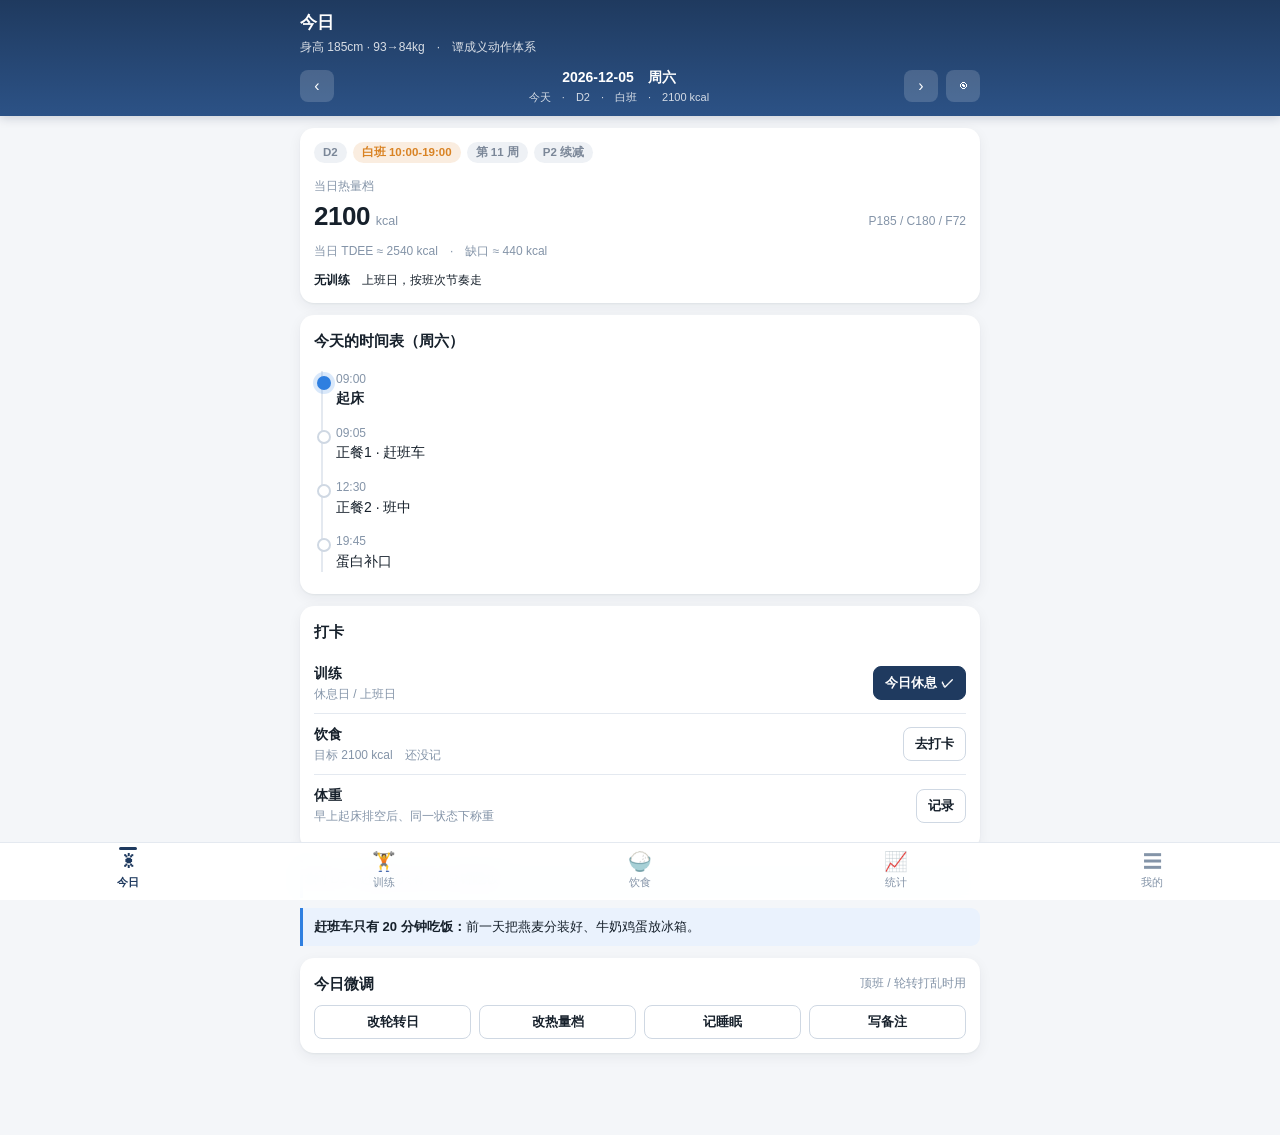
<file: index.html>
<!DOCTYPE html>
<html lang="zh-CN">
<head>
<meta charset="utf-8">
<meta name="viewport" content="width=device-width, initial-scale=1, viewport-fit=cover">
<title>健身打卡 · 谭成义动作体系</title>
<meta name="description" content="五班三倒健身打卡与统计：训练、饮食、体重三项打卡，容量趋势、热量达标、体重校准一屏看完。离线可用。">
<meta name="theme-color" content="#1f3a5f">
<meta name="color-scheme" content="light">
<link rel="manifest" href="./manifest.webmanifest">
<link rel="icon" href="./icons/icon-192.png" sizes="192x192">
<link rel="apple-touch-icon" href="./icons/apple-touch-icon.png">

<!-- 可安装 + 全屏 -->
<meta name="mobile-web-app-capable" content="yes">
<meta name="apple-mobile-web-app-capable" content="yes">
<meta name="apple-mobile-web-app-status-bar-style" content="black-translucent">
<meta name="apple-mobile-web-app-title" content="健身打卡">
<meta name="format-detection" content="telephone=no">

<link rel="stylesheet" href="./assets/styles.css">
</head>
<body>

<div id="banner" class="banner" hidden></div>

<header class="appbar" id="appbar">
  <div class="wrap">
    <div class="row">
      <h1 id="title">健身打卡</h1>
      <button class="btn-install" hidden>安装到桌面</button>
    </div>
    <div class="sub" id="subtitle"></div>
    <div class="datebar" id="datebar"></div>
  </div>
</header>

<main class="wrap" id="view"></main>

<nav class="tabbar" id="tabbar" aria-label="主导航"></nav>

<noscript>
  <div class="wrap"><div class="note bad">这个 App 需要 JavaScript 才能运行。</div></div>
</noscript>

<!-- 顺序即依赖顺序：经典 script + 全局命名空间，单文件离线版也能在 file:// 下跑 -->
<script src="./assets/data.plan.js"></script>
<script src="./assets/store.js"></script>
<script src="./assets/stats.js"></script>
<script src="./assets/charts.js"></script>
<script src="./assets/ui.js"></script>
<script src="./assets/view.today.js"></script>
<script src="./assets/view.workout.js"></script>
<script src="./assets/view.diet.js"></script>
<script src="./assets/view.stats.js"></script>
<script src="./assets/view.settings.js"></script>
<script src="./assets/view.editor.js"></script>
<script src="./assets/app.js"></script>
</body>
</html>
</file>
<file: assets/styles.css>
/*!
 * styles.css — 设计系统
 * 手机优先：单列、大按钮、底部标签栏；宽屏（≥720px）自动变宽并居中，
 * 不为桌面单独做一套。颜色沿用计划文档的深蓝 #1f3a5f。
 */

/* ===================== 变量 ===================== */
:root {
  --navy: #1f3a5f;
  --navy-2: #2c5286;
  --accent: #2f7fe0;
  --bg: #f4f6f9;
  --card: #ffffff;
  --ink: #16202b;
  --ink-2: #46566b;
  --muted: #8494a8;
  --line: #e4e9f0;
  --line-2: #cfd8e3;

  --ok: #2e9e5b;
  --ok-bg: #eaf7ee;
  --warn: #e09b28;
  --warn-bg: #fff8e1;
  --bad: #d9534f;
  --bad-bg: #fdecea;
  --info-bg: #eaf2fd;

  --train: #2f6fd0;
  --train-bg: #e8f0fd;
  --light: #2f9e8f;
  --light-bg: #e6f6f4;
  --rest: #7b8798;
  --rest-bg: #eef1f5;

  --shift-day: #d98324;      /* 白班 */
  --shift-night: #5b4bc4;    /* 夜班 */
  --shift-mid: #9a4bbf;      /* 中班 */
  --shift-off: #4a9e6a;      /* 休 */

  --r: 14px;
  --r-sm: 9px;
  --shadow: 0 1px 2px rgba(22, 32, 43, .05), 0 4px 14px rgba(22, 32, 43, .06);
  --tap: 44px;
  --tab-h: 58px;
  --safe-b: env(safe-area-inset-bottom, 0px);
  --safe-t: env(safe-area-inset-top, 0px);
}

/* ===================== 基础 ===================== */
* { box-sizing: border-box; -webkit-tap-highlight-color: transparent; }
html { -webkit-text-size-adjust: 100%; }
body {
  margin: 0;
  background: var(--bg);
  color: var(--ink);
  font: 15px/1.55 -apple-system, BlinkMacSystemFont, "Segoe UI", "PingFang SC",
        "Hiragino Sans GB", "Microsoft YaHei", "微软雅黑", sans-serif;
  padding-bottom: calc(var(--tab-h) + var(--safe-b) + 12px);
  overscroll-behavior-y: none;
}
h1, h2, h3, h4 { margin: 0; font-weight: 600; }
button, input, select, textarea { font: inherit; color: inherit; }
a { color: var(--accent); }
[hidden] { display: none !important; }

/* ===================== 布局 ===================== */
.wrap { max-width: 720px; margin: 0 auto; padding: 0 12px; }

.appbar {
  position: sticky; top: 0; z-index: 40;
  background: linear-gradient(180deg, var(--navy) 0%, var(--navy-2) 100%);
  color: #fff;
  padding: calc(10px + var(--safe-t)) 0 10px;
  box-shadow: 0 2px 10px rgba(15, 30, 55, .18);
}
.appbar .row { display: flex; align-items: center; gap: 10px; }
.appbar h1 { font-size: 17px; letter-spacing: .3px; flex: 1; min-width: 0;
  overflow: hidden; text-overflow: ellipsis; white-space: nowrap; }
.appbar .sub { font-size: 12px; opacity: .82; margin-top: 2px; }
.appbar .btn-install {
  background: #fff; color: var(--navy); border: 0; border-radius: 999px;
  padding: 8px 14px; font-size: 13px; font-weight: 600; white-space: nowrap;
}
.iconbtn {
  background: rgba(255,255,255,.16); color: #fff; border: 0; border-radius: 50%;
  width: 36px; height: 36px; display: grid; place-items: center; font-size: 17px; flex: none;
}

/* 日期条 */
.datebar { display: flex; align-items: center; gap: 8px; margin-top: 10px; }
.datebar .nav {
  background: rgba(255,255,255,.16); border: 0; color: #fff; border-radius: 8px;
  width: 34px; height: 32px; font-size: 16px; flex: none;
}
.datebar .label { flex: 1; text-align: center; font-size: 14px; font-weight: 600; }
.datebar .label small { display: block; font-weight: 400; font-size: 11px; opacity: .8; }
.datebar .chips { display: flex; gap: 6px; flex: none; }

/* ===================== 卡片 ===================== */
.card {
  background: var(--card); border-radius: var(--r); box-shadow: var(--shadow);
  padding: 14px; margin-top: 12px;
}
.card.tight { padding: 10px 12px; }
.card-h { display: flex; align-items: center; gap: 8px; margin-bottom: 10px; }
.card-h h2 { font-size: 15px; flex: 1; min-width: 0; }
.card-h .hint { font-size: 12px; color: var(--muted); }
.card-h h3 { font-size: 14px; }
.sect-title {
  font-size: 13px; font-weight: 600; color: var(--ink-2);
  margin: 18px 0 -4px 4px; letter-spacing: .3px;
}

/* ===================== 徽章 / 标签 ===================== */
.chip {
  display: inline-flex; align-items: center; gap: 4px;
  font-size: 11.5px; font-weight: 600; line-height: 1;
  padding: 5px 9px; border-radius: 999px; white-space: nowrap;
  background: var(--rest-bg); color: var(--rest);
}
.chip.train { background: var(--train-bg); color: var(--train); }
.chip.light { background: var(--light-bg); color: var(--light); }
.chip.ok { background: var(--ok-bg); color: var(--ok); }
.chip.warn { background: var(--warn-bg); color: var(--warn); }
.chip.bad { background: var(--bad-bg); color: var(--bad); }
.chip.ghost { background: rgba(255,255,255,.16); color: #fff; }
.chip.day { background: rgba(217,131,36,.14); color: var(--shift-day); }
.chip.night { background: rgba(91,75,196,.14); color: var(--shift-night); }
.chip.mid { background: rgba(154,75,191,.14); color: var(--shift-mid); }
.chip.off { background: rgba(74,158,106,.14); color: var(--shift-off); }

/* ===================== 按钮 ===================== */
.btn {
  display: inline-flex; align-items: center; justify-content: center; gap: 6px;
  min-height: var(--tap); padding: 0 16px; border-radius: var(--r-sm);
  border: 1px solid var(--line-2); background: #fff; color: var(--ink);
  font-size: 14.5px; font-weight: 600; cursor: pointer;
}
.btn:active { transform: scale(.985); }
.btn.primary { background: var(--navy); border-color: var(--navy); color: #fff; }
.btn.ok { background: var(--ok); border-color: var(--ok); color: #fff; }
.btn.bad { background: var(--bad); border-color: var(--bad); color: #fff; }
.btn.ghost { background: transparent; border-color: transparent; color: var(--accent); }
.btn.wide { width: 100%; }
.btn.sm { min-height: 34px; padding: 0 11px; font-size: 13px; border-radius: 8px; }
.btn:disabled { opacity: .45; }
.btn-row { display: flex; gap: 8px; flex-wrap: wrap; }
.btn-row .btn { flex: 1 1 0; min-width: 0; }

/* ===================== 输入 ===================== */
.field { display: flex; align-items: center; gap: 8px; }
.field label { font-size: 13px; color: var(--ink-2); flex: none; }
input[type=number], input[type=text], input[type=date], input[type=time], select, textarea {
  width: 100%; min-height: 40px; padding: 8px 10px;
  border: 1px solid var(--line-2); border-radius: 8px; background: #fff;
  font-size: 15px;
}
input:focus, select:focus, textarea:focus { outline: 2px solid rgba(47,127,224,.35); border-color: var(--accent); }
input[type=number] { text-align: center; -moz-appearance: textfield; }
input[type=number]::-webkit-outer-spin-button,
input[type=number]::-webkit-inner-spin-button { -webkit-appearance: none; margin: 0; }
textarea { min-height: 64px; resize: vertical; }
.grid2 { display: grid; grid-template-columns: 1fr 1fr; gap: 10px; }
.grid3 { display: grid; grid-template-columns: repeat(3, 1fr); gap: 8px; }
.grid4 { display: grid; grid-template-columns: repeat(4, 1fr); gap: 8px; }
.cell { min-width: 0; }
.cell > span { display: block; font-size: 11.5px; color: var(--muted); margin-bottom: 3px; }

/* 分段控件 */
.seg { display: flex; background: #eef1f5; border-radius: 10px; padding: 3px; gap: 3px; }
.seg button {
  flex: 1; border: 0; background: transparent; border-radius: 8px;
  min-height: 36px; font-size: 13.5px; font-weight: 600; color: var(--ink-2);
  min-width: 0; overflow: hidden; text-overflow: ellipsis; white-space: nowrap;
}
.seg button.on { background: #fff; color: var(--navy); box-shadow: 0 1px 3px rgba(0,0,0,.1); }
/* 标签多 / 标签长时改成横向可滑，别把整页撑宽 */
.seg.scroll { overflow-x: auto; -webkit-overflow-scrolling: touch; scrollbar-width: none; }
.seg.scroll::-webkit-scrollbar { display: none; }
.seg.scroll button { flex: 0 0 auto; padding: 0 14px; }

/* 勾选框（大触控） */
.check { display: flex; align-items: center; gap: 10px; cursor: pointer;
  min-height: var(--tap); }
.check input { width: 22px; height: 22px; min-height: 0; flex: none; accent-color: var(--ok); }
.check .t { flex: 1; min-width: 0; font-size: 14px; }
.check .s { font-size: 12px; color: var(--muted); display: block; }

/* ===================== 时间轴 ===================== */
.timeline { position: relative; padding-left: 22px; }
.timeline::before {
  content: ''; position: absolute; left: 7px; top: 8px; bottom: 8px;
  width: 2px; background: var(--line);
}
.tl-item { position: relative; padding: 7px 0; }
.tl-item::before {
  content: ''; position: absolute; left: -19px; top: 13px;
  width: 10px; height: 10px; border-radius: 50%;
  background: #fff; border: 2px solid var(--line-2);
}
.tl-item.done::before { background: var(--ok); border-color: var(--ok); }
.tl-item.next::before { background: var(--accent); border-color: var(--accent); box-shadow: 0 0 0 4px rgba(47,127,224,.18); }
.tl-time { font-size: 12px; color: var(--muted); font-variant-numeric: tabular-nums; }
.tl-text { font-size: 14px; }
.tl-item.next .tl-text { font-weight: 600; }
.tl-item.done .tl-text { color: var(--ink-2); }

/* ===================== 列表 ===================== */
.list { list-style: none; margin: 0; padding: 0; }
.list li { padding: 10px 0; border-top: 1px solid var(--line); }
.list li:first-child { border-top: 0; }
.kv { display: flex; gap: 10px; padding: 7px 0; border-top: 1px solid var(--line); font-size: 13.5px; }
.kv:first-child { border-top: 0; }
.kv .k { color: var(--ink-2); flex: none; width: 108px; }
.kv .v { flex: 1; min-width: 0; }
.kv .v b { font-weight: 600; }

/* 数据行 */
.stat { display: flex; align-items: baseline; gap: 6px; }
.stat .n { font-size: 26px; font-weight: 700; font-variant-numeric: tabular-nums; letter-spacing: -.5px; }
.stat .u { font-size: 12.5px; color: var(--muted); }
.stat .d { font-size: 12px; margin-left: auto; }
.statgrid { display: grid; grid-template-columns: 1fr 1fr; gap: 1px; background: var(--line);
  border-radius: var(--r-sm); overflow: hidden; }
.statgrid > div { background: #fff; padding: 11px 12px; }
.statgrid .lbl { font-size: 11.5px; color: var(--muted); }
.statgrid .val { font-size: 19px; font-weight: 700; font-variant-numeric: tabular-nums; margin-top: 1px; }
.statgrid .val small { font-size: 12px; font-weight: 500; color: var(--muted); }

/* ===================== 表格 ===================== */
.tbl-wrap { overflow-x: auto; -webkit-overflow-scrolling: touch; margin: 0 -4px; }
table.tbl { width: 100%; border-collapse: collapse; font-size: 12.5px; }
table.tbl th, table.tbl td { padding: 6px 7px; text-align: left; border-bottom: 1px solid var(--line); vertical-align: top; }
table.tbl th { background: #f7f9fc; font-weight: 600; color: var(--ink-2); font-size: 11.5px; white-space: nowrap; }
table.tbl td.n, table.tbl th.n { text-align: right; font-variant-numeric: tabular-nums; }
table.tbl tr:last-child td { border-bottom: 0; }
table.tbl tr.sub td { background: #fafbfd; font-weight: 600; }
table.tbl tr.total td { background: var(--info-bg); font-weight: 700; }
table.tbl td.name { font-weight: 600; white-space: nowrap; }
.nw { white-space: nowrap; }

/* ===================== 提示条 ===================== */
.note {
  border-left: 3px solid var(--warn); background: var(--warn-bg);
  padding: 9px 11px; border-radius: 0 var(--r-sm) var(--r-sm) 0;
  font-size: 13px; margin-top: 10px;
}
.note.ok { border-color: var(--ok); background: var(--ok-bg); }
.note.bad { border-color: var(--bad); background: var(--bad-bg); }
.note.info { border-color: var(--accent); background: var(--info-bg); }
.note b { font-weight: 600; }

/* ===================== 底部标签栏 ===================== */
.tabbar {
  position: fixed; left: 0; right: 0; bottom: 0; z-index: 50;
  height: calc(var(--tab-h) + var(--safe-b));
  padding-bottom: var(--safe-b);
  background: rgba(255,255,255,.96);
  backdrop-filter: saturate(180%) blur(12px);
  border-top: 1px solid var(--line);
  display: flex;
}
.tabbar button {
  flex: 1; border: 0; background: transparent; color: var(--muted);
  display: flex; flex-direction: column; align-items: center; justify-content: center;
  gap: 1px; font-size: 10.5px; padding: 0; position: relative;
}
.tabbar button .ic { font-size: 19px; line-height: 1.1; }
.tabbar button.on { color: var(--navy); font-weight: 600; }
.tabbar button.on::after {
  content: ''; position: absolute; top: 4px; width: 18px; height: 3px;
  border-radius: 2px; background: var(--navy);
}

/* ===================== 弹层 ===================== */
.mask {
  position: fixed; inset: 0; background: rgba(16,24,36,.45);
  z-index: 100; display: flex; align-items: flex-end; justify-content: center;
  animation: fade .16s ease;
}
@keyframes fade { from { opacity: 0; } }
.sheet {
  background: var(--bg); width: 100%; max-width: 720px;
  border-radius: 18px 18px 0 0; max-height: 88vh; overflow: auto;
  padding: 8px 12px calc(16px + var(--safe-b));
  animation: rise .22s cubic-bezier(.2,.9,.3,1);
}
@keyframes rise { from { transform: translateY(28px); opacity: .5; } }
.sheet .grip { width: 38px; height: 4px; border-radius: 2px; background: var(--line-2); margin: 6px auto 10px; }
.sheet h3 { font-size: 16px; margin-bottom: 4px; }
.sheet .sub { font-size: 12.5px; color: var(--muted); margin-bottom: 10px; }
.sheet .actions { display: flex; gap: 8px; margin-top: 14px; }
.sheet .actions .btn { flex: 1; }

.toast {
  position: fixed; left: 50%; bottom: calc(var(--tab-h) + var(--safe-b) + 18px);
  transform: translateX(-50%); z-index: 200;
  background: rgba(22,32,43,.92); color: #fff; font-size: 13.5px;
  padding: 10px 16px; border-radius: 999px; max-width: 86vw; text-align: center;
  animation: fade .16s ease; pointer-events: none;
}

/* 常驻红色横幅（存储降级提醒） */
.banner {
  background: var(--bad); color: #fff; font-size: 12.5px;
  padding: 8px 12px; display: flex; gap: 8px; align-items: center;
}
.banner button { background: #fff; color: var(--bad); border: 0; border-radius: 6px;
  padding: 4px 10px; font-size: 12px; font-weight: 600; flex: none; }

/* ===================== 训练：打勾行 ===================== */
.exrow { border-top: 1px solid var(--line); padding: 4px 0; }
.exrow:first-child { border-top: 0; }
.exline { display: flex; align-items: center; gap: 10px; padding: 6px 0; }
.extick {
  width: 44px; height: 44px; flex: none; border-radius: 13px;
  border: 2px solid var(--line-2); background: #fff; color: transparent;
  font-size: 21px; font-weight: 700; line-height: 1;
  display: grid; place-items: center; cursor: pointer;
  transition: background .12s, border-color .12s, transform .08s;
}
.extick.on { background: var(--ok); border-color: var(--ok); color: #fff; }
.extick:active { transform: scale(.93); }
.exmore {
  width: 40px; height: 40px; flex: none; border-radius: 11px;
  border: 1px solid var(--line); background: #f6f8fb; color: var(--ink-2);
  font-size: 18px; line-height: 1; cursor: pointer;
}
.exmore:active { background: #eaeef4; }
.exname { font-size: 15px; font-weight: 600; }
.exname.done { color: var(--ink-2); }
.explan { font-size: 12px; color: var(--muted); margin-top: 1px; }
.exdet { padding: 2px 0 12px 54px; }
@media (max-width: 380px) { .exdet { padding-left: 8px; } }

/* details/summary 卡片 */
details.card > summary { list-style: none; }
details.card > summary::-webkit-details-marker { display: none; }
details.card > summary::after { content: ' ▾'; color: var(--muted); }
details.card[open] > summary::after { content: ' ▴'; }

/* ===================== 饮食：食物记录 ===================== */
.extick.sm { width: 38px; height: 38px; border-radius: 11px; font-size: 18px; }
.foodlist { margin-top: 6px; }
.foodrow { padding: 9px 0; border-top: 1px solid var(--line); }
.foodrow:first-child { border-top: 0; }
.foodrow .fw { display: flex; align-items: center; gap: 8px; }
.foodrow .fn { flex: 1; min-width: 0; font-size: 14px; font-weight: 600;
  overflow: hidden; text-overflow: ellipsis; white-space: nowrap; }
.foodrow .fx {
  width: 30px; height: 30px; flex: none; border: 0; border-radius: 8px;
  background: #f2f5f9; color: var(--muted); font-size: 14px; line-height: 1;
}
.foodrow .fx:active { background: #e7ecf3; color: var(--bad); }
.foodrow .fg {
  width: 78px; flex: none; min-height: 34px; padding: 4px 8px;
  text-align: right; font-variant-numeric: tabular-nums;
}
.foodrow .fm { font-size: 12px; color: var(--muted); font-variant-numeric: tabular-nums; }

/* ===================== 训练：组输入 ===================== */
.exrow { border-top: 1px solid var(--line); padding: 11px 0; }
.exrow:first-child { border-top: 0; }
.exhead { display: flex; align-items: flex-start; gap: 8px; }
.exhead .idx {
  width: 20px; height: 20px; border-radius: 6px; background: var(--navy); color: #fff;
  font-size: 11.5px; font-weight: 700; display: grid; place-items: center; flex: none; margin-top: 2px;
}
.exhead .nm { flex: 1; min-width: 0; font-size: 14.5px; font-weight: 600; }
.exhead .plan { font-size: 12px; color: var(--muted); font-weight: 400; margin-top: 1px; }
.exhead .vol { font-size: 12px; color: var(--navy); font-weight: 700; font-variant-numeric: tabular-nums; }
.setgrid { display: grid; grid-template-columns: 30px 1fr 1fr; gap: 6px; align-items: center; margin-top: 8px; }
.setgrid .sn { font-size: 12px; color: var(--muted); text-align: center; }
.setgrid .hd { font-size: 11px; color: var(--muted); text-align: center; }
.lastref { font-size: 11.5px; color: var(--muted); margin-top: 6px; }
.hintup { font-size: 12px; color: var(--ok); margin-top: 5px; font-weight: 600; }
.hintdn { font-size: 12px; color: var(--bad); margin-top: 5px; font-weight: 600; }
.exnote { font-size: 12px; color: var(--ink-2); background: #f7f9fc; padding: 6px 8px;
  border-radius: 7px; margin-top: 7px; }

/* ===================== 日历 ===================== */
.cal { display: grid; grid-template-columns: repeat(7, 1fr); gap: 3px; }
.cal .wd { text-align: center; font-size: 11px; color: var(--muted); padding: 4px 0; }
.cal .d {
  position: relative; aspect-ratio: 1 / 1.06; border-radius: 8px; background: #fff;
  border: 1px solid var(--line); display: flex; flex-direction: column;
  align-items: center; justify-content: flex-start; padding-top: 4px;
  font-size: 13px; font-variant-numeric: tabular-nums; overflow: hidden;
}
.cal .d.out { opacity: .32; }
.cal .d.today { border-color: var(--navy); border-width: 2px; }
.cal .d.sel { background: var(--navy); color: #fff; border-color: var(--navy); }
.cal .d .dd { line-height: 1.1; font-weight: 600; }
.cal .d .lb { font-size: 9px; line-height: 1.2; color: var(--muted); }
.cal .d.sel .lb { color: rgba(255,255,255,.8); }
.cal .d .marks { display: flex; gap: 2px; margin-top: 1px; }
.cal .d .marks i { width: 4px; height: 4px; border-radius: 50%; display: block; }
.cal .d .marks i.w { background: var(--train); }
.cal .d .marks i.d { background: var(--ok); }
.cal .d .marks i.b { background: var(--shift-day); }
.cal .d.hasshift { background: linear-gradient(180deg, #fff 62%, var(--rest-bg) 100%); }
.cal .d.off { background: #fbfcfe; }

/* 图例 */
.legend { display: flex; flex-wrap: wrap; gap: 10px; font-size: 11.5px; color: var(--muted); margin-top: 8px; }
.legend span { display: inline-flex; align-items: center; gap: 4px; }
.legend i { width: 8px; height: 8px; border-radius: 2px; display: block; }

/* ===================== 图表 ===================== */
.chart { width: 100%; height: auto; display: block; margin-top: 4px; overflow: visible; }
.chart-wrap { margin-top: 8px; }
.chart-empty { font-size: 12.5px; color: var(--muted); text-align: center; padding: 22px 0; }

/* ===================== 其他 ===================== */
.muted { color: var(--muted); }
.small { font-size: 12px; }
.center { text-align: center; }
.right { text-align: right; }
.mt6 { margin-top: 6px; } .mt10 { margin-top: 10px; } .mt14 { margin-top: 14px; }
.mb6 { margin-bottom: 6px; } .mb10 { margin-bottom: 10px; }
.nowrap { white-space: nowrap; }
.row { display: flex; align-items: center; gap: 8px; }
.row.between { justify-content: space-between; }
.grow { flex: 1; min-width: 0; }
.pill { font-size: 11px; padding: 2px 7px; border-radius: 999px; background: var(--rest-bg); color: var(--rest); }
.empty { text-align: center; color: var(--muted); font-size: 13px; padding: 26px 10px; }
.empty .big { font-size: 30px; display: block; margin-bottom: 6px; opacity: .5; }
.dot { width: 7px; height: 7px; border-radius: 50%; display: inline-block; flex: none; }

/* 打印：与计划文档同风格 */
@media print {
  :root { --bg: #fff; }
  body { background: #fff; padding: 0; font-size: 10pt; }
  .appbar, .tabbar, .banner, .btn-install, .no-print { display: none !important; }
  .card { box-shadow: none; border: 1px solid var(--line); break-inside: avoid; }
  .wrap { max-width: none; padding: 0; }
  a { color: #000; text-decoration: none; }
}

/* 宽屏微调 */
@media (min-width: 720px) {
  .wrap { padding: 0 20px; }
  body { padding-bottom: calc(var(--tab-h) + 24px); }
  .statgrid { grid-template-columns: repeat(4, 1fr); }
}
</file>
